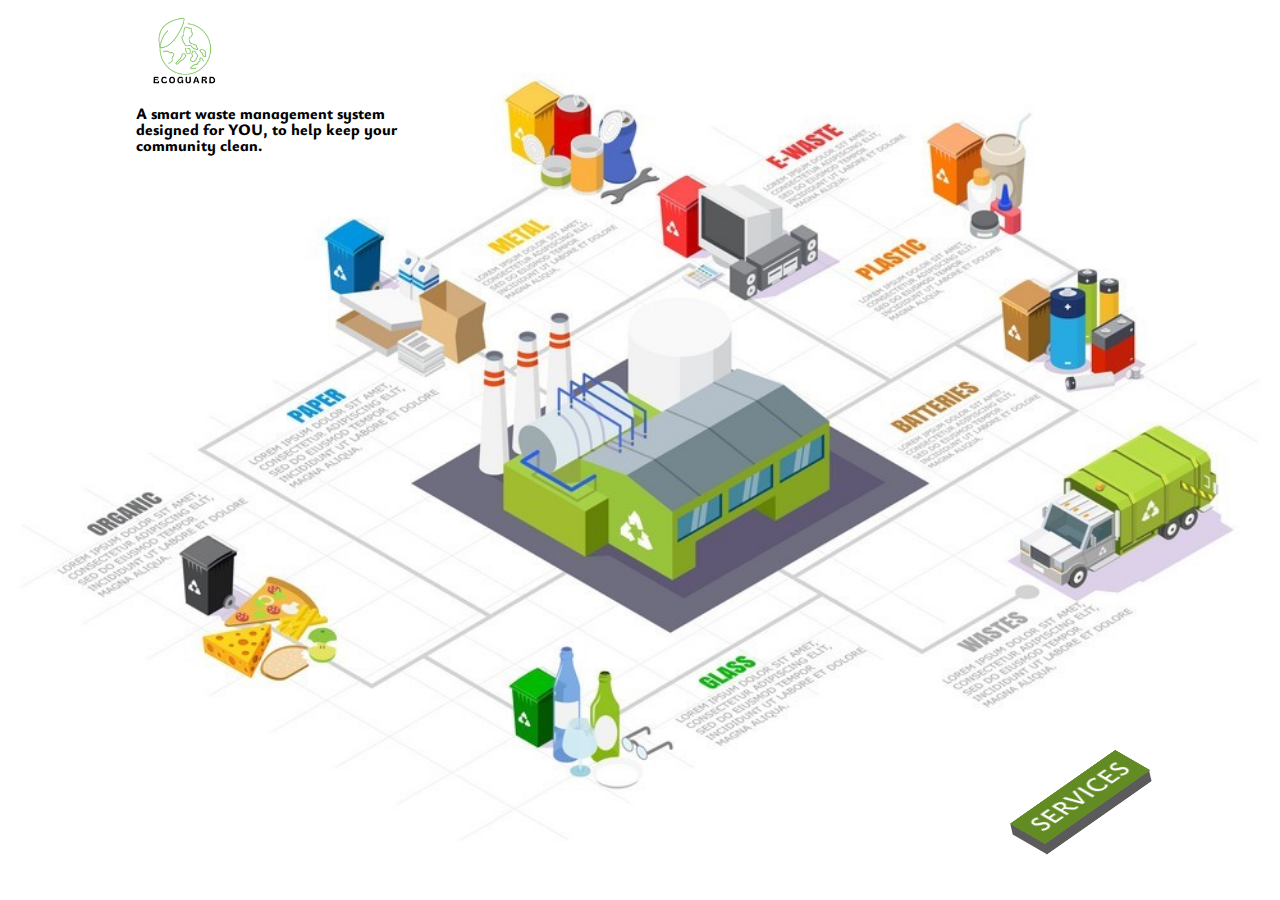
<file: index.html>
<!DOCTYPE html>
<html lang="en">
  <head>
    <meta charset="UTF-8" />
    <meta name="viewport" content="width=device-width, initial-scale=1.0" />
    <link rel="stylesheet" href="../Stylesheets/style.css" />
    <link rel="icon" href="../Assets/EcoGuard Logo.png" />
    <title>EcoGuard</title>
  </head>
  <body>
    <main>
      <div class="aside">
        <header>
          <img
            class="logo"
            src="../Assets/EcoGuard Logo.png"
            alt=""
            width="65rem"
          />
        </header>
        <section class="heroSection">
          <p class="heroText">
            A smart waste management system designed for YOU, to help keep your
            community clean.
          </p>
        </section>
      </div>

      <section class="callToAction">
        <a href="../Pages/services.html">
          <button class="mainButton">
            <span></span>
            <span></span>
            <span></span>
            <span></span>
            <span>SERVICES</span>
          </button>
          <button class="altButton">SERVICES</button>
        </a>
      </section>
    </main>
  </body>
</html>
</file>
<file: Stylesheets/style.css>
@import url("https://fonts.googleapis.com/css2?family=Ysabeau+Infant:wght@100;400;800&display=swap");
* {
  margin: 0;
  padding: 0;
  box-sizing: border-box;
  font-family: "Ysabeau Infant", sans-serif;
}

/* html {
  color-scheme: dark;
} */

a {
  text-decoration: none;
  color: #fff;
}

body {
  max-width: 1440px;
  margin: auto;
}

main {
  display: flex;
  flex-basis: auto;
  justify-content: space-around;
  gap: 20rem;
  flex-wrap: wrap;
  background-image: url(../Assets/27037366.jpg);
  background-repeat: no-repeat;
  background-size: contain;
  background-position: center;
  max-width: 100vw;
  max-height: 100vh;
  height: 100vh;
}

header .logo {
  margin: 1rem;
}

.heroSection {
  display: flex;
  justify-content: flex-start;
  align-items: center;
  /* outline: 1px solid red; */
}

.heroText {
  /* display: flex; */
  width: 18rem;
  font-weight: 800;
  line-height: 16px;
  /* margin: auto; */
  /* outline: 1px solid green; */
}

.callToAction {
  display: flex;
  /* outline: 1px solid blue; */
  align-items: end;
}

.mainButton {
  transform: rotate(-35deg) skew(25deg);
  transform-style: preserve-3d;
  position: relative;
  list-style: none;
  width: 8rem;
  height: 2.25rem;
  border: none;
  background: transparent;
  font-family: inherit;
  cursor: pointer;
  font-weight: 600;
  bottom: 80px;
}

.mainButton:before {
  content: "";
  position: absolute;
  bottom: -10px;
  left: -5px;
  width: 100%;
  height: 10px;
  background: #5b5b5b;
  transform: skewX(-41deg);
}

.mainButton:after {
  content: "";
  position: absolute;
  top: 5px;
  left: -9px;
  width: 9px;
  height: 100%;
  background: #5b5b5b;
  transform: skewY(-49deg);
}

.mainButton span {
  position: absolute;
  top: 0;
  left: 0;
  width: 100%;
  height: 100%;
  background: #628c23;
  color: #fff;
  font-size: 24px;
  transition: 1.1s ease-out;
}

.mainButton:hover span {
  z-index: 1000;
  transition: 0.3s;
  color: #fff;
}

.mainButton:hover span:nth-child(5) {
  transform: translate(40px, -40px);
  opacity: 1;
}

.mainButton:hover span:nth-child(4) {
  transform: translate(30px, -30px);
  opacity: 0.8;
}

.mainButton:hover span:nth-child(3) {
  transform: translate(20px, -20px);
  opacity: 0.6;
}

.mainButton:hover span:nth-child(2) {
  transform: translate(10px, -10px);
  opacity: 0.4;
}

.mainButton:hover span:nth-child(1) {
  transform: translate(0px, 0px);
  opacity: 0.2;
}

.mainButton:active span:nth-child(5) {
  transform: translate(20px, -20px);
  opacity: 1;
}

.mainButton:active span:nth-child(4) {
  transform: translate(15px, -15px);
}

.mainButton:active span:nth-child(3) {
  transform: translate(10px, -10px);
}

.mainButton:active span:nth-child(2) {
  transform: translate(5px, -5px);
}

.mainButton:active span:nth-child(1) {
  transform: translate(0px, 0px);
}

.mainButton:nth-child(1):hover span {
  background: #395412;
}

@media only screen and (min-width: 767px) {
  .altButton {
    display: none;
  }
}

@media only screen and (max-width: 767px) {
  .heroText {
    font-size: 2.2vmax;
  }

  .mainButton {
    display: none;
  }

  .altButton {
    border: none;
    outline: none;
    background-color: #628c23;
    padding: 10px 20px;
    font-size: 12px;
    font-weight: 700;
    color: #fff;
    border-radius: 5px;
    transition: all ease 0.1s;
    box-shadow: 0px 5px 0px 0px #5b5b5b;
    margin-bottom: 5rem;
  }

  button:active {
    transform: translateY(5px);
    box-shadow: 0px 0px 0px 0px #5b5b5b;
  }
}
</file>
